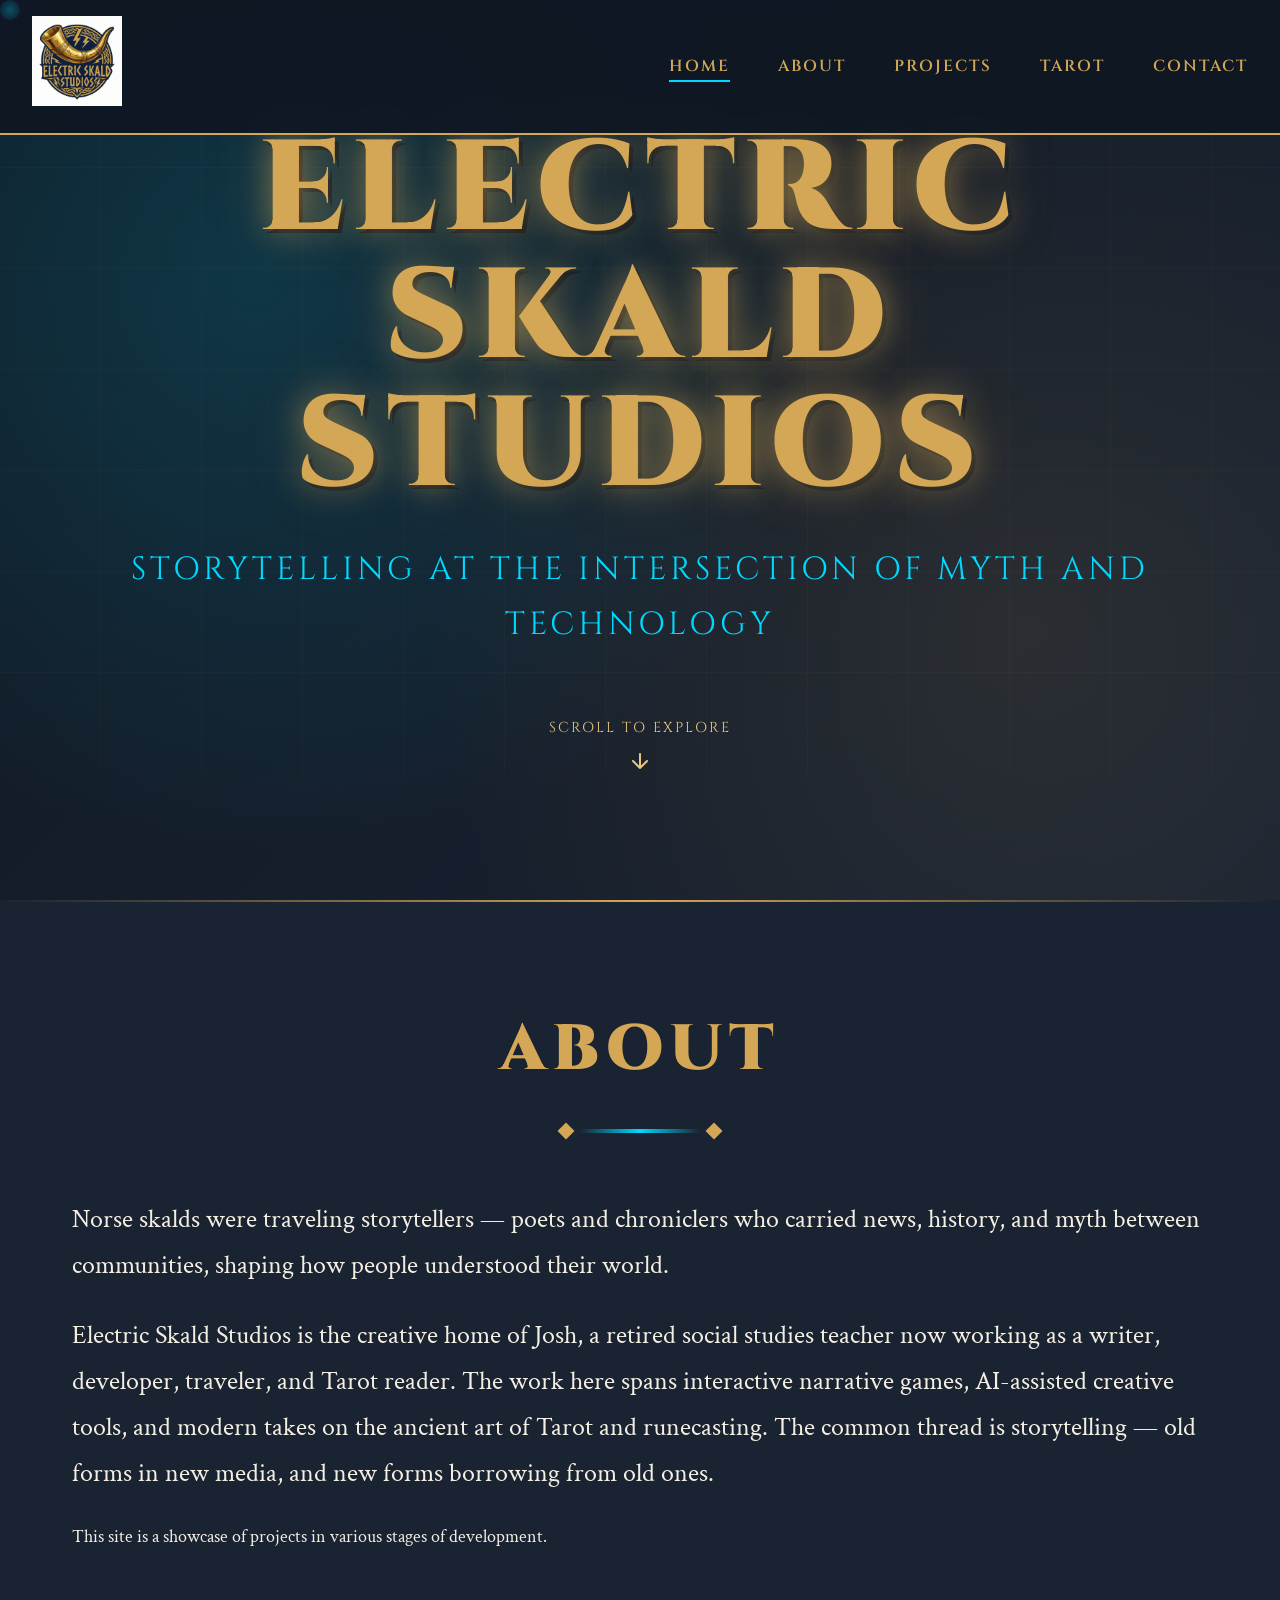
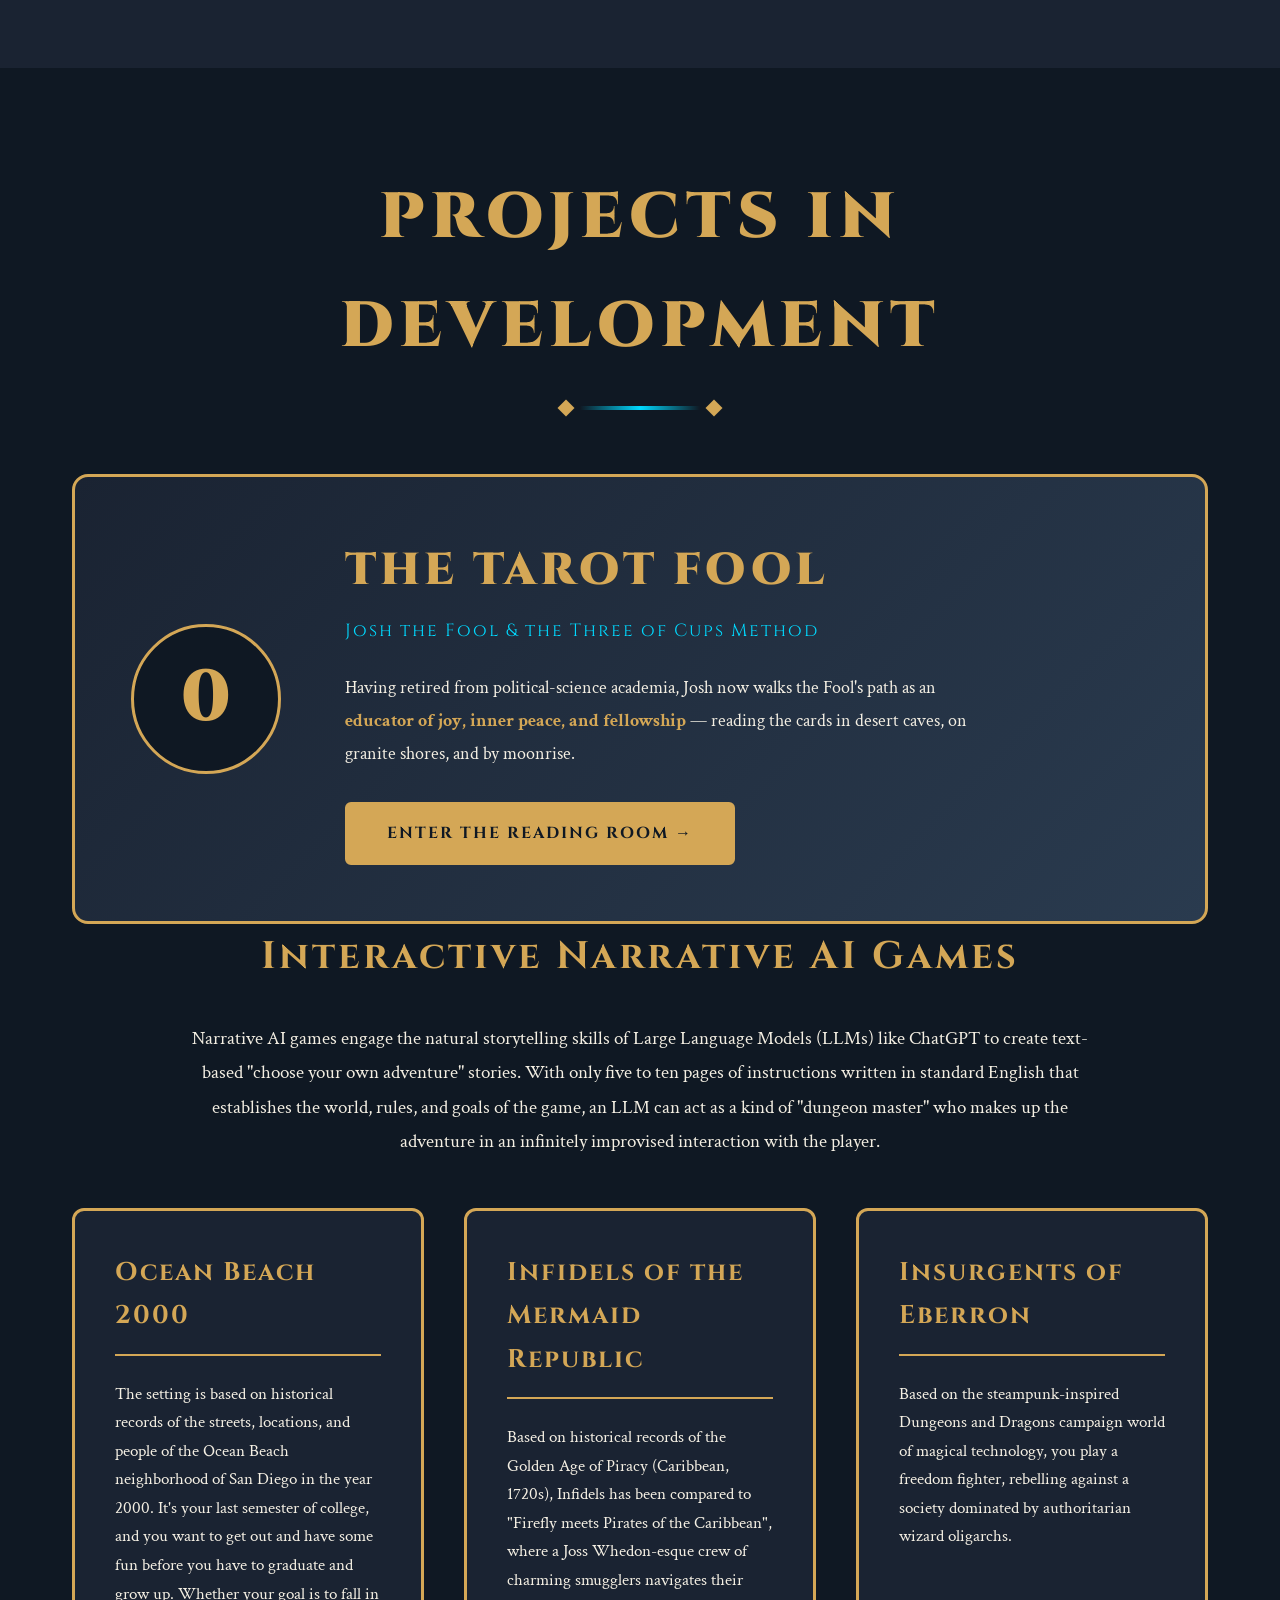
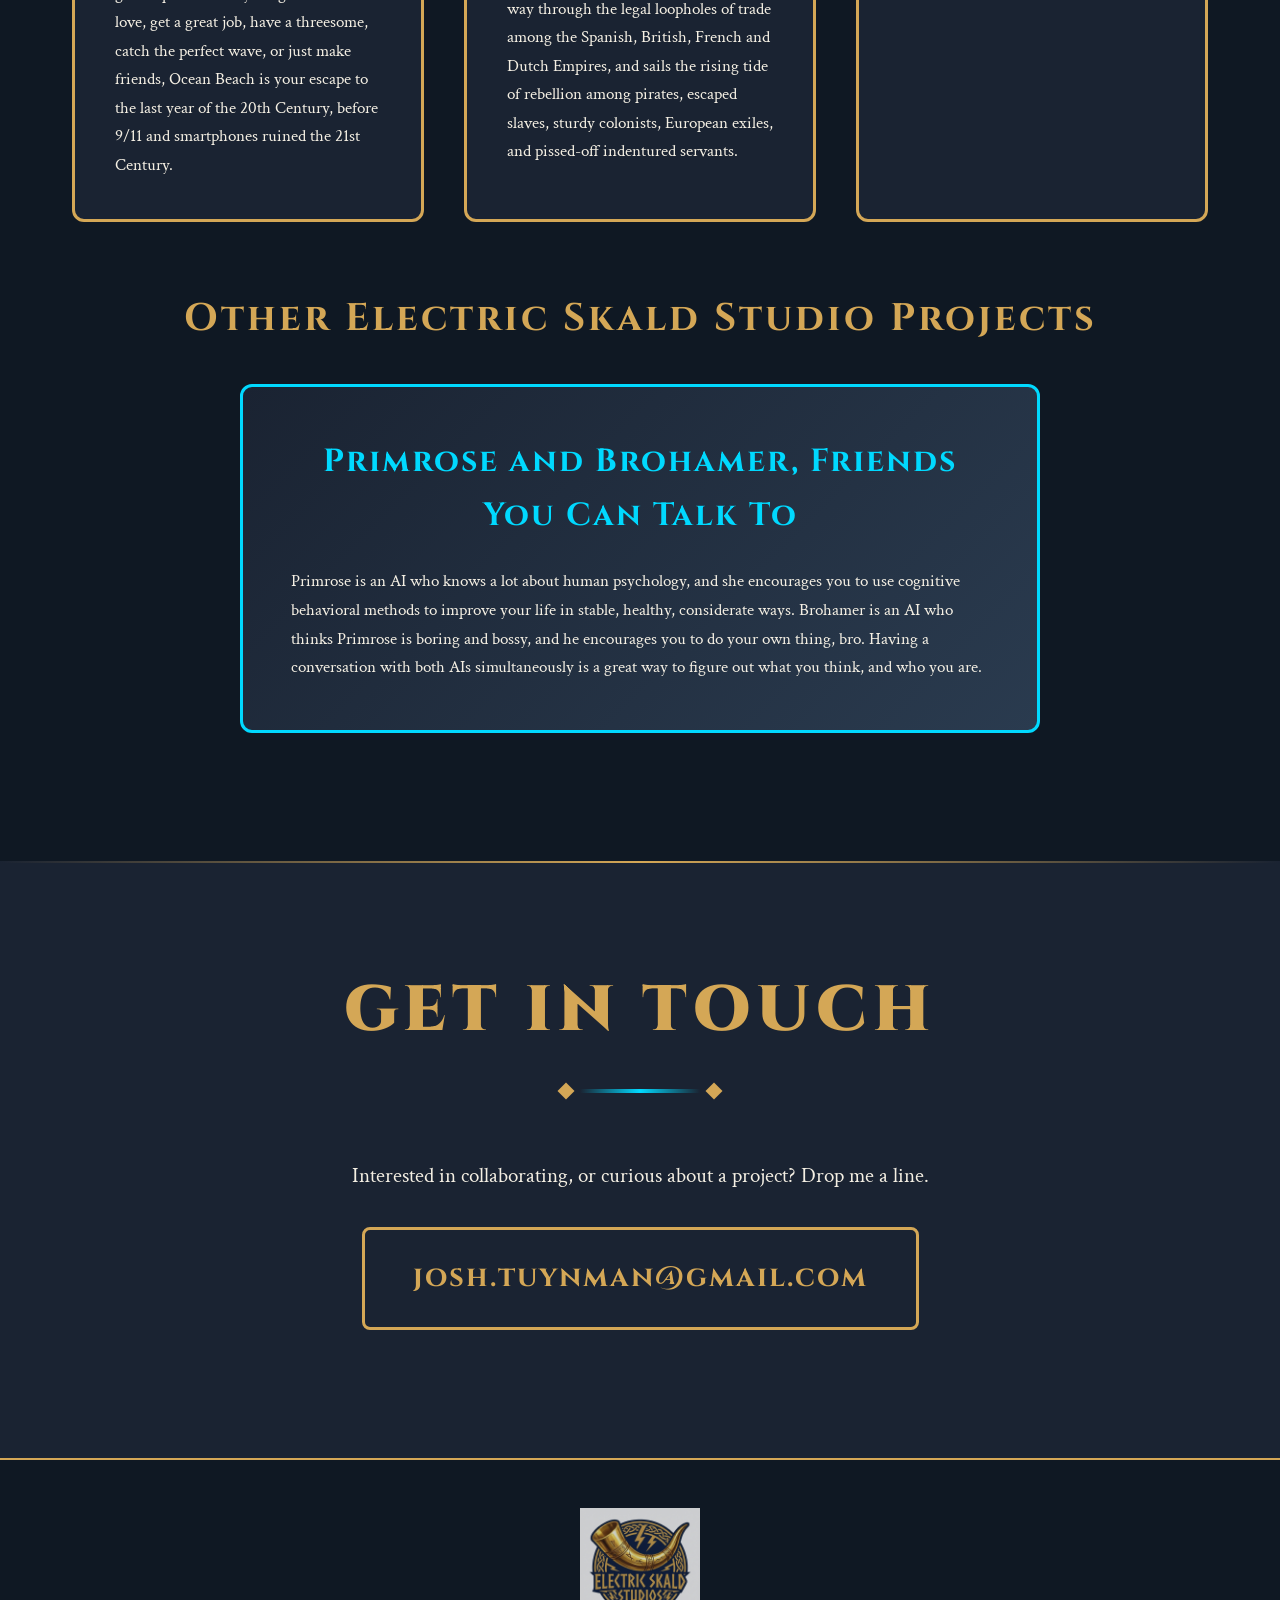
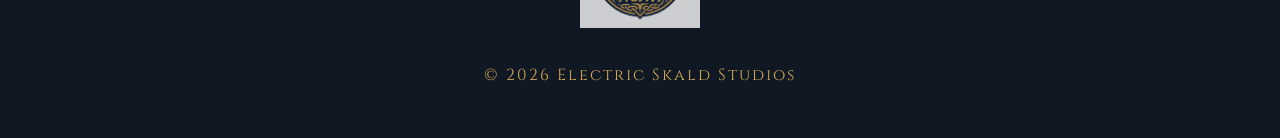
<file: index.html>
<!DOCTYPE html>
<html lang="en">
<head>
    <meta charset="UTF-8">
    <meta name="viewport" content="width=device-width, initial-scale=1.0">
    <title>Electric Skald Studios</title>
    <link rel="stylesheet" href="styles.css">
    <link rel="preconnect" href="https://fonts.googleapis.com">
    <link rel="preconnect" href="https://fonts.gstatic.com" crossorigin>
    <link href="https://fonts.googleapis.com/css2?family=Cinzel:wght@400;600;700;900&family=Crimson+Text:ital,wght@0,400;0,600;1,400&display=swap" rel="stylesheet">
</head>
<body>
    <!-- Navigation -->
    <nav class="nav">
        <div class="nav-container">
            <div class="nav-left">
                <button class="nav-toggle" aria-label="Toggle navigation">
                    <span></span>
                    <span></span>
                    <span></span>
                </button>
                <div class="nav-logo">
                    <img src="logo.png" alt="Electric Skald Studios">
                </div>
            </div>
            <ul class="nav-links">
                <li><a href="#home" class="nav-link active">Home</a></li>
                <li><a href="#about" class="nav-link">About</a></li>
                <li><a href="#projects" class="nav-link">Projects</a></li>
                <li><a href="/tarot" class="nav-link">Tarot</a></li>
                <li><a href="#contact" class="nav-link">Contact</a></li>
            </ul>
        </div>
    </nav>

    <!-- Hero Section -->
    <section id="home" class="hero">
        <div class="hero-bg"></div>
        <div class="hero-content">
            <div class="hero-runes"></div>
            <h1 class="hero-title">
                <span class="hero-title-line">Electric Skald</span>
                <span class="hero-title-line">Studios</span>
            </h1>
            <p class="hero-tagline">Storytelling at the intersection of myth and technology</p>
            <div class="hero-scroll">
                <span>Scroll to explore</span>
                <svg width="24" height="24" viewBox="0 0 24 24" fill="none">
                    <path d="M12 5L12 19M12 19L19 12M12 19L5 12" stroke="currentColor" stroke-width="2" stroke-linecap="round" stroke-linejoin="round"/>
                </svg>
            </div>
        </div>
    </section>

    <!-- About Section -->
    <section id="about" class="mission">
        <div class="section-container">
            <div class="section-header">
                <h2 class="section-title">About</h2>
                <div class="section-divider"></div>
            </div>
            <div class="mission-content">
                <div class="mission-intro">
                    <p class="mission-text-large">
                        Norse skalds were traveling storytellers — poets and chroniclers who carried news, history, and myth between communities, shaping how people understood their world.
                    </p>
                    <p class="mission-text-large">
                        Electric Skald Studios is the creative home of Josh, a retired social studies teacher now working as a writer, developer, traveler, and Tarot reader. The work here spans interactive narrative games, AI-assisted creative tools, and modern takes on the ancient art of Tarot and runecasting. The common thread is storytelling — old forms in new media, and new forms borrowing from old ones.
                    </p>
                    <p class="mission-text">
                        This site is a showcase of projects in various stages of development.
                    </p>
                </div>
            </div>
        </div>
    </section>

    <!-- Projects Section -->
    <section id="projects" class="projects">
        <div class="section-container">
            <div class="section-header">
                <h2 class="section-title">Projects in Development</h2>
                <div class="section-divider"></div>
            </div>

            <!-- Tarot Fool (featured first) -->
            <div class="tarot-teaser-card">
                <div class="tarot-teaser-emblem">
                    <span class="tarot-teaser-numeral">0</span>
                </div>
                <div class="tarot-teaser-body">
                    <h3 class="tarot-teaser-title">The Tarot Fool</h3>
                    <p class="tarot-teaser-subtitle">Josh the Fool &amp; the Three of Cups Method</p>
                    <p class="tarot-teaser-text">
                        Having retired from political-science academia, Josh now walks the Fool's path as an <strong>educator of joy, inner peace, and fellowship</strong> — reading the cards in desert caves, on granite shores, and by moonrise.
                    </p>
                    <a href="/tarot" class="tarot-teaser-link">Enter the Reading Room →</a>
                </div>
            </div>

            <div class="projects-intro">
                <h3 class="projects-subtitle">Interactive Narrative AI Games</h3>
                <p class="projects-description">
                    Narrative AI games engage the natural storytelling skills of Large Language Models (LLMs) like ChatGPT to create text-based "choose your own adventure" stories. With only five to ten pages of instructions written in standard English that establishes the world, rules, and goals of the game, an LLM can act as a kind of "dungeon master" who makes up the adventure in an infinitely improvised interaction with the player.
                </p>
            </div>
            <div class="projects-grid">
                <div class="project-card">
                    <div class="project-header">
                        <h4 class="project-title">Ocean Beach 2000</h4>
                    </div>
                    <p class="project-description">
                        The setting is based on historical records of the streets, locations, and people of the Ocean Beach neighborhood of San Diego in the year 2000. It's your last semester of college, and you want to get out and have some fun before you have to graduate and grow up. Whether your goal is to fall in love, get a great job, have a threesome, catch the perfect wave, or just make friends, Ocean Beach is your escape to the last year of the 20th Century, before 9/11 and smartphones ruined the 21st Century.
                    </p>
                </div>
                <div class="project-card">
                    <div class="project-header">
                        <h4 class="project-title">Infidels of the Mermaid Republic</h4>
                    </div>
                    <p class="project-description">
                        Based on historical records of the Golden Age of Piracy (Caribbean, 1720s), Infidels has been compared to "Firefly meets Pirates of the Caribbean", where a Joss Whedon-esque crew of charming smugglers navigates their way through the legal loopholes of trade among the Spanish, British, French and Dutch Empires, and sails the rising tide of rebellion among pirates, escaped slaves, sturdy colonists, European exiles, and pissed-off indentured servants.
                    </p>
                </div>
                <div class="project-card">
                    <div class="project-header">
                        <h4 class="project-title">Insurgents of Eberron</h4>
                    </div>
                    <p class="project-description">
                        Based on the steampunk-inspired Dungeons and Dragons campaign world of magical technology, you play a freedom fighter, rebelling against a society dominated by authoritarian wizard oligarchs.
                    </p>
                </div>
            </div>
            <div class="other-projects">
                <h3 class="projects-subtitle">Other Electric Skald Studio Projects</h3>
                <div class="project-highlight">
                    <h4 class="project-title-alt">Primrose and Brohamer, Friends You Can Talk To</h4>
                    <p class="project-description">
                        Primrose is an AI who knows a lot about human psychology, and she encourages you to use cognitive behavioral methods to improve your life in stable, healthy, considerate ways. Brohamer is an AI who thinks Primrose is boring and bossy, and he encourages you to do your own thing, bro. Having a conversation with both AIs simultaneously is a great way to figure out what you think, and who you are.
                    </p>
                </div>
            </div>
        </div>
    </section>

    <!-- Contact Section -->
    <section id="contact" class="contact">
        <div class="section-container">
            <div class="section-header">
                <h2 class="section-title">Get In Touch</h2>
                <div class="section-divider"></div>
            </div>
            <div class="contact-content">
                <p class="contact-text">
                    Interested in collaborating, or curious about a project? Drop me a line.
                </p>
                <a href="&#109;&#97;&#105;&#108;&#116;&#111;&#58;&#106;&#111;&#115;&#104;&#46;&#116;&#117;&#121;&#110;&#109;&#97;&#110;&#64;&#103;&#109;&#97;&#105;&#108;&#46;&#99;&#111;&#109;" class="contact-email">&#106;&#111;&#115;&#104;&#46;&#116;&#117;&#121;&#110;&#109;&#97;&#110;&#64;&#103;&#109;&#97;&#105;&#108;&#46;&#99;&#111;&#109;</a>
            </div>
        </div>
    </section>

    <!-- Footer -->
    <footer class="footer">
        <div class="footer-container">
            <div class="footer-logo">
                <img src="logo.png" alt="Electric Skald Studios">
            </div>
            <p class="footer-text">© 2026 Electric Skald Studios</p>
        </div>
    </footer>

    <script src="script.js"></script>
</body>
</html>
</file>
<file: styles.css>
:root {
    --navy: #1a2332;
    --navy-dark: #0f1823;
    --navy-light: #2a3b4f;
    --gold: #d4a756;
    --gold-dark: #b8903d;
    --gold-light: #e8c785;
    --cyan: #00d9ff;
    --parchment: #f4efe3;
    --white: #ffffff;
    
    --font-display: 'Cinzel', serif;
    --font-body: 'Crimson Text', serif;
    
    --transition: all 0.4s cubic-bezier(0.4, 0, 0.2, 1);
}

* {
    margin: 0;
    padding: 0;
    box-sizing: border-box;
}

html {
    scroll-behavior: smooth;
}

body {
    font-family: var(--font-body);
    color: var(--parchment);
    background: var(--navy-dark);
    line-height: 1.7;
    font-size: 18px;
    overflow-x: hidden;
}

/* Navigation */
.nav {
    position: fixed;
    top: 0;
    left: 0;
    right: 0;
    z-index: 1000;
    background: rgba(15, 24, 35, 0.95);
    backdrop-filter: blur(10px);
    border-bottom: 2px solid var(--gold);
    animation: slideDown 0.6s ease-out;
}

@keyframes slideDown {
    from {
        transform: translateY(-100%);
        opacity: 0;
    }
    to {
        transform: translateY(0);
        opacity: 1;
    }
}

.nav-container {
    max-width: 1400px;
    margin: 0 auto;
    padding: 1rem 2rem;
    display: flex;
    justify-content: space-between;
    align-items: center;
}

.nav-left {
    display: flex;
    align-items: center;
    gap: 1.5rem;
}

.nav-logo img {
    height: 90px;
    width: auto;
    transition: var(--transition);
}

.nav-logo img:hover {
    transform: scale(1.05);
    filter: drop-shadow(0 0 20px var(--gold));
}

.nav-links {
    display: flex;
    gap: 3rem;
    list-style: none;
}

.nav-link {
    font-family: var(--font-display);
    font-weight: 600;
    font-size: 1rem;
    letter-spacing: 2px;
    text-transform: uppercase;
    color: var(--gold);
    text-decoration: none;
    position: relative;
    transition: var(--transition);
}

.nav-link::after {
    content: '';
    position: absolute;
    bottom: -5px;
    left: 0;
    width: 0;
    height: 2px;
    background: var(--cyan);
    transition: var(--transition);
}

.nav-link:hover::after,
.nav-link.active::after {
    width: 100%;
}

.nav-link:hover {
    color: var(--cyan);
    text-shadow: 0 0 10px var(--cyan);
}

.nav-toggle {
    display: none;
    flex-direction: column;
    gap: 5px;
    background: none;
    border: none;
    cursor: pointer;
    padding: 0.5rem;
    z-index: 1001;
}

.nav-toggle span {
    width: 30px;
    height: 3px;
    background: var(--gold);
    transition: var(--transition);
}

/* Hero Section */
.hero {
    position: relative;
    height: 100vh;
    display: flex;
    align-items: center;
    justify-content: center;
    overflow: hidden;
}

.hero-bg {
    position: absolute;
    inset: 0;
    background: 
        radial-gradient(circle at 20% 30%, rgba(0, 217, 255, 0.15) 0%, transparent 50%),
        radial-gradient(circle at 80% 70%, rgba(212, 167, 86, 0.1) 0%, transparent 50%),
        linear-gradient(135deg, var(--navy-dark) 0%, var(--navy) 100%);
    animation: pulseGlow 8s ease-in-out infinite;
}

@keyframes pulseGlow {
    0%, 100% { opacity: 1; }
    50% { opacity: 0.8; }
}

.hero-runes {
    position: absolute;
    inset: 0;
    background-image: 
        repeating-linear-gradient(90deg, transparent, transparent 100px, rgba(212, 167, 86, 0.03) 100px, rgba(212, 167, 86, 0.03) 101px),
        repeating-linear-gradient(0deg, transparent, transparent 100px, rgba(212, 167, 86, 0.03) 100px, rgba(212, 167, 86, 0.03) 101px);
    animation: runesFloat 30s linear infinite;
}

@keyframes runesFloat {
    0% { transform: translateY(0); }
    100% { transform: translateY(-100px); }
}

.hero-content {
    position: relative;
    text-align: center;
    z-index: 10;
    animation: heroFadeIn 1.2s ease-out;
}

@keyframes heroFadeIn {
    from {
        opacity: 0;
        transform: translateY(30px);
    }
    to {
        opacity: 1;
        transform: translateY(0);
    }
}

.hero-title {
    font-family: var(--font-display);
    font-weight: 900;
    font-size: clamp(3rem, 10vw, 8rem);
    line-height: 1;
    margin-bottom: 2rem;
    color: var(--gold);
    text-transform: uppercase;
    letter-spacing: 8px;
    text-shadow: 
        0 0 30px rgba(212, 167, 86, 0.5),
        0 0 60px rgba(212, 167, 86, 0.3),
        4px 4px 0 var(--navy-dark);
}

.hero-title-line {
    display: block;
    animation: titleReveal 0.8s ease-out backwards;
}

.hero-title-line:nth-child(1) {
    animation-delay: 0.2s;
}

.hero-title-line:nth-child(2) {
    animation-delay: 0.4s;
}

@keyframes titleReveal {
    from {
        opacity: 0;
        transform: translateX(-50px);
    }
    to {
        opacity: 1;
        transform: translateX(0);
    }
}

.hero-tagline {
    font-family: var(--font-display);
    font-size: clamp(1.2rem, 3vw, 2rem);
    color: var(--cyan);
    letter-spacing: 4px;
    text-transform: uppercase;
    margin-bottom: 4rem;
    animation: fadeIn 1s ease-out 0.6s backwards;
}

@keyframes fadeIn {
    from { opacity: 0; }
    to { opacity: 1; }
}

.hero-scroll {
    display: flex;
    flex-direction: column;
    align-items: center;
    gap: 0.5rem;
    color: var(--gold-light);
    font-family: var(--font-display);
    font-size: 0.9rem;
    letter-spacing: 2px;
    text-transform: uppercase;
    animation: bounce 2s ease-in-out infinite;
}

@keyframes bounce {
    0%, 100% { transform: translateY(0); }
    50% { transform: translateY(-10px); }
}

/* Section Styles */
.section-container {
    max-width: 1200px;
    margin: 0 auto;
    padding: 6rem 2rem;
}

.section-header {
    text-align: center;
    margin-bottom: 4rem;
    animation: fadeInUp 0.8s ease-out;
}

@keyframes fadeInUp {
    from {
        opacity: 0;
        transform: translateY(30px);
    }
    to {
        opacity: 1;
        transform: translateY(0);
    }
}

.section-title {
    font-family: var(--font-display);
    font-size: clamp(2.5rem, 5vw, 4rem);
    font-weight: 900;
    color: var(--gold);
    text-transform: uppercase;
    letter-spacing: 6px;
    margin-bottom: 1.5rem;
}

.section-divider {
    width: 120px;
    height: 4px;
    background: linear-gradient(90deg, transparent, var(--cyan), transparent);
    margin: 0 auto;
    position: relative;
}

.section-divider::before,
.section-divider::after {
    content: '';
    position: absolute;
    top: 50%;
    width: 12px;
    height: 12px;
    background: var(--gold);
    transform: translateY(-50%) rotate(45deg);
}

.section-divider::before {
    left: -20px;
}

.section-divider::after {
    right: -20px;
}

/* Mission Section */
.mission {
    background: var(--navy);
    position: relative;
}

.mission::before {
    content: '';
    position: absolute;
    top: 0;
    left: 0;
    right: 0;
    height: 2px;
    background: linear-gradient(90deg, transparent, var(--gold), transparent);
}

.mission-content {
    display: flex;
    flex-direction: column;
    gap: 4rem;
}

.mission-subtitle {
    font-family: var(--font-display);
    font-size: clamp(1.8rem, 3vw, 2.5rem);
    font-weight: 700;
    color: var(--cyan);
    margin-bottom: 1.5rem;
    letter-spacing: 3px;
}

.mission-text-large {
    font-size: clamp(1.3rem, 2vw, 1.6rem);
    line-height: 1.8;
    color: var(--parchment);
    margin-bottom: 1.5rem;
}

.mission-text-large strong {
    color: var(--gold);
    font-weight: 600;
}

.mission-subheading {
    font-family: var(--font-display);
    font-size: clamp(1.4rem, 2.5vw, 1.8rem);
    font-weight: 700;
    color: var(--gold-light);
    margin-bottom: 1rem;
    letter-spacing: 2px;
}

.mission-text {
    font-size: 1.1rem;
    line-height: 1.8;
    margin-bottom: 1.2rem;
    color: var(--parchment);
}

.mission-text strong {
    color: var(--gold);
    font-weight: 600;
}

.mission-reasons {
    display: grid;
    grid-template-columns: repeat(auto-fit, minmax(280px, 1fr));
    gap: 2rem;
    margin-top: 2rem;
}

.reason-card {
    background: var(--navy-dark);
    border: 2px solid var(--gold);
    border-radius: 8px;
    padding: 2rem;
    transition: var(--transition);
    position: relative;
    overflow: hidden;
}

.reason-card::before {
    content: '';
    position: absolute;
    top: 0;
    left: -100%;
    width: 100%;
    height: 100%;
    background: linear-gradient(90deg, transparent, rgba(212, 167, 86, 0.1), transparent);
    transition: var(--transition);
}

.reason-card:hover::before {
    left: 100%;
}

.reason-card:hover {
    transform: translateY(-5px);
    border-color: var(--cyan);
    box-shadow: 0 10px 30px rgba(0, 217, 255, 0.2);
}

.reason-icon {
    font-size: 3rem;
    margin-bottom: 1rem;
}

.reason-card h5 {
    font-family: var(--font-display);
    font-size: 1.3rem;
    color: var(--gold);
    margin-bottom: 1rem;
    letter-spacing: 1px;
}

.reason-card p {
    font-size: 1rem;
    line-height: 1.6;
    color: var(--parchment);
}

/* Projects Section */
.projects {
    background: var(--navy-dark);
}

.projects-subtitle {
    font-family: var(--font-display);
    font-size: clamp(1.8rem, 3vw, 2.5rem);
    font-weight: 700;
    color: var(--gold);
    margin-bottom: 2rem;
    letter-spacing: 3px;
    text-align: center;
}

.projects-description {
    font-size: 1.2rem;
    line-height: 1.8;
    color: var(--parchment);
    margin-bottom: 3rem;
    text-align: center;
    max-width: 900px;
    margin-left: auto;
    margin-right: auto;
}

.projects-grid {
    display: grid;
    grid-template-columns: repeat(auto-fit, minmax(320px, 1fr));
    gap: 2.5rem;
    margin-bottom: 4rem;
}

.project-card {
    background: var(--navy);
    border: 3px solid var(--gold);
    border-radius: 12px;
    padding: 2.5rem;
    transition: var(--transition);
    position: relative;
    overflow: hidden;
}

.project-card::before {
    content: '';
    position: absolute;
    top: -2px;
    left: -2px;
    right: -2px;
    bottom: -2px;
    background: linear-gradient(135deg, var(--cyan), var(--gold));
    opacity: 0;
    transition: var(--transition);
    z-index: -1;
    border-radius: 12px;
}

.project-card:hover::before {
    opacity: 0.3;
}

.project-card:hover {
    transform: translateY(-10px) scale(1.02);
    box-shadow: 
        0 20px 50px rgba(0, 0, 0, 0.5),
        0 0 30px rgba(212, 167, 86, 0.3);
}

.project-header {
    margin-bottom: 1.5rem;
    padding-bottom: 1rem;
    border-bottom: 2px solid var(--gold);
}

.project-title {
    font-family: var(--font-display);
    font-size: 1.6rem;
    font-weight: 700;
    color: var(--gold);
    letter-spacing: 2px;
}

.project-description {
    font-size: 1.05rem;
    line-height: 1.7;
    color: var(--parchment);
}

.other-projects {
    margin-top: 4rem;
}

.project-highlight {
    background: linear-gradient(135deg, var(--navy) 0%, var(--navy-light) 100%);
    border: 3px solid var(--cyan);
    border-radius: 12px;
    padding: 3rem;
    max-width: 800px;
    margin: 2rem auto;
}

.project-title-alt {
    font-family: var(--font-display);
    font-size: 2rem;
    font-weight: 700;
    color: var(--cyan);
    letter-spacing: 2px;
    margin-bottom: 1.5rem;
    text-align: center;
}

/* Tarot Section */
.tarot {
    background: var(--navy);
    position: relative;
    overflow: hidden;
}

.tarot::before {
    content: '';
    position: absolute;
    top: 0; left: 0; right: 0;
    height: 2px;
    background: linear-gradient(90deg, transparent, var(--gold), transparent);
}

.tarot::after {
    content: '';
    position: absolute;
    inset: 0;
    background-image:
        radial-gradient(circle at 10% 80%, rgba(212, 167, 86, 0.06) 0%, transparent 40%),
        radial-gradient(circle at 90% 20%, rgba(0, 217, 255, 0.06) 0%, transparent 40%);
    pointer-events: none;
}

.tarot-content {
    display: flex;
    flex-direction: column;
    gap: 5rem;
}

/* Persona intro */
.tarot-persona {
    display: grid;
    grid-template-columns: auto 1fr;
    gap: 4rem;
    align-items: center;
}

.tarot-fool-emblem {
    width: 140px;
    height: 140px;
    border: 3px solid var(--gold);
    border-radius: 50%;
    display: flex;
    align-items: center;
    justify-content: center;
    flex-shrink: 0;
    background: var(--navy-dark);
    box-shadow: 0 0 30px rgba(212, 167, 86, 0.2), inset 0 0 30px rgba(212, 167, 86, 0.05);
    animation: foolGlow 6s ease-in-out infinite;
}

.tarot-fool-emblem::before {
    content: '';
    position: absolute;
    inset: 6px;
    border-radius: 50%;
    border: 1px solid rgba(212, 167, 86, 0.3);
}

@keyframes foolGlow {
    0%, 100% { box-shadow: 0 0 30px rgba(212, 167, 86, 0.2), inset 0 0 30px rgba(212, 167, 86, 0.05); }
    50% { box-shadow: 0 0 50px rgba(0, 217, 255, 0.25), inset 0 0 30px rgba(0, 217, 255, 0.05); }
}

.tarot-fool-numeral {
    font-family: var(--font-display);
    font-size: 4rem;
    font-weight: 900;
    color: var(--gold);
    line-height: 1;
}

.tarot-subtitle {
    font-family: var(--font-display);
    font-size: clamp(1.8rem, 3vw, 2.5rem);
    font-weight: 700;
    color: var(--cyan);
    margin-bottom: 1.5rem;
    letter-spacing: 3px;
}

.tarot-text {
    font-size: 1.1rem;
    line-height: 1.8;
    color: var(--parchment);
    margin-bottom: 1.2rem;
}

.tarot-text strong { color: var(--gold); font-weight: 600; }

.tarot-text-centered {
    text-align: center;
    max-width: 800px;
    margin-left: auto;
    margin-right: auto;
    font-size: 1.2rem;
    margin-bottom: 3rem;
}

/* Gallery blocks */
.tarot-gallery-block {
    display: flex;
    flex-direction: column;
    gap: 2rem;
}

.tarot-gallery-title {
    font-family: var(--font-display);
    font-size: clamp(1.6rem, 2.5vw, 2.2rem);
    font-weight: 700;
    color: var(--gold-light);
    letter-spacing: 3px;
    text-align: center;
    text-transform: uppercase;
}

.tarot-gallery {
    display: grid;
    gap: 1.5rem;
}

.tarot-gallery--three {
    grid-template-columns: repeat(3, 1fr);
}

.tarot-gallery--nature {
    grid-template-columns: repeat(3, 1fr);
}

.tarot-gallery-item {
    position: relative;
    overflow: hidden;
    border-radius: 10px;
    border: 2px solid rgba(212, 167, 86, 0.4);
    transition: var(--transition);
    aspect-ratio: 4/3;
}

.tarot-gallery-item img {
    width: 100%;
    height: 100%;
    object-fit: cover;
    display: block;
    transition: var(--transition);
}

.tarot-gallery-item:hover {
    border-color: var(--cyan);
    box-shadow: 0 8px 30px rgba(0, 217, 255, 0.2);
    transform: translateY(-4px);
}

.tarot-gallery-item:hover img {
    transform: scale(1.04);
}

.tarot-gallery-caption {
    position: absolute;
    bottom: 0; left: 0; right: 0;
    background: linear-gradient(transparent, rgba(15, 24, 35, 0.92));
    color: var(--gold-light);
    font-family: var(--font-display);
    font-size: 0.85rem;
    letter-spacing: 1px;
    padding: 1.5rem 1rem 0.75rem;
    text-align: center;
}

/* Video + moonrise row */
.tarot-video-row {
    display: grid;
    grid-template-columns: 1fr 1fr;
    gap: 1.5rem;
    margin-top: 0.5rem;
}

.tarot-video-wrap {
    position: relative;
    border-radius: 10px;
    border: 2px solid rgba(212, 167, 86, 0.4);
    overflow: hidden;
    background: var(--navy-dark);
    transition: var(--transition);
    display: flex;
    flex-direction: column;
}

.tarot-video-wrap:hover {
    border-color: var(--cyan);
    box-shadow: 0 8px 30px rgba(0, 217, 255, 0.2);
}

.tarot-video-wrap video {
    width: 100%;
    display: block;
    flex: 1;
    object-fit: cover;
}

.tarot-moonrise {
    aspect-ratio: 4/3;
}

/* Three of Cups method panel */
.tarot-method {
    background: linear-gradient(135deg, var(--navy-dark) 0%, var(--navy-light) 100%);
    border: 3px solid var(--gold);
    border-radius: 16px;
    padding: 3.5rem;
    position: relative;
    overflow: hidden;
}

.tarot-method::before {
    content: '';
    position: absolute;
    inset: -2px;
    background: linear-gradient(135deg, var(--gold), transparent, var(--cyan), transparent, var(--gold));
    opacity: 0.12;
    border-radius: 16px;
    z-index: -1;
}

.tarot-method-header {
    text-align: center;
    margin-bottom: 2.5rem;
}

.tarot-cups-icon {
    display: flex;
    justify-content: center;
    gap: 1rem;
    margin-bottom: 1rem;
}

.cups-symbol {
    font-size: 2rem;
    color: var(--gold);
    animation: cupsPulse 3s ease-in-out infinite;
}
.cups-symbol:nth-child(2) { animation-delay: 0.4s; }
.cups-symbol:nth-child(3) { animation-delay: 0.8s; }

@keyframes cupsPulse {
    0%, 100% { opacity: 0.6; transform: translateY(0); color: var(--gold); }
    50% { opacity: 1; transform: translateY(-4px); color: var(--cyan); }
}

.tarot-method-title {
    font-family: var(--font-display);
    font-size: clamp(1.8rem, 3vw, 2.5rem);
    font-weight: 700;
    color: var(--gold);
    letter-spacing: 3px;
}

.tarot-pillars {
    display: grid;
    grid-template-columns: repeat(3, 1fr);
    gap: 2rem;
}

.tarot-pillar {
    background: rgba(15, 24, 35, 0.7);
    border: 1px solid rgba(212, 167, 86, 0.4);
    border-radius: 10px;
    padding: 2rem;
    text-align: center;
    transition: var(--transition);
}

.tarot-pillar:hover {
    border-color: var(--cyan);
    transform: translateY(-5px);
    box-shadow: 0 10px 30px rgba(0, 217, 255, 0.15);
}

.tarot-pillar-icon { font-size: 2.5rem; margin-bottom: 1rem; }

.tarot-pillar h5 {
    font-family: var(--font-display);
    font-size: 1.2rem;
    color: var(--gold);
    margin-bottom: 0.75rem;
    letter-spacing: 1px;
}

.tarot-pillar p {
    font-size: 1rem;
    line-height: 1.6;
    color: var(--parchment);
}

@media (max-width: 900px) {
    .tarot-gallery--three,
    .tarot-gallery--nature {
        grid-template-columns: repeat(2, 1fr);
    }
    .tarot-pillars {
        grid-template-columns: 1fr;
    }
}

@media (max-width: 768px) {
    .tarot-persona {
        grid-template-columns: 1fr;
        text-align: center;
        gap: 2rem;
    }
    .tarot-fool-emblem { margin: 0 auto; }
    .tarot-method { padding: 2rem 1.5rem; }
    .tarot-video-row { grid-template-columns: 1fr; }
}

@media (max-width: 540px) {
    .tarot-gallery--three,
    .tarot-gallery--nature {
        grid-template-columns: 1fr;
    }
}

/* Tarot Teaser Section */
.tarot-teaser {
    background: var(--navy-dark);
    position: relative;
}

.tarot-teaser-card {
    display: grid;
    grid-template-columns: auto 1fr;
    gap: 4rem;
    align-items: center;
    background: linear-gradient(135deg, var(--navy) 0%, var(--navy-light) 100%);
    border: 3px solid var(--gold);
    border-radius: 16px;
    padding: 3.5rem;
    position: relative;
    overflow: hidden;
    transition: var(--transition);
}

.tarot-teaser-card::before {
    content: '';
    position: absolute;
    top: -2px; left: -2px; right: -2px; bottom: -2px;
    background: linear-gradient(135deg, var(--gold), transparent, var(--cyan), transparent, var(--gold));
    opacity: 0.12;
    border-radius: 16px;
    z-index: -1;
}

.tarot-teaser-card:hover {
    box-shadow: 0 20px 50px rgba(0, 0, 0, 0.4), 0 0 40px rgba(212, 167, 86, 0.2);
    transform: translateY(-4px);
}

.tarot-teaser-emblem {
    width: 150px;
    height: 150px;
    border: 3px solid var(--gold);
    border-radius: 50%;
    display: flex;
    align-items: center;
    justify-content: center;
    flex-shrink: 0;
    background: var(--navy-dark);
    animation: teaserGlow 6s ease-in-out infinite;
}

@keyframes teaserGlow {
    0%, 100% { box-shadow: 0 0 30px rgba(212, 167, 86, 0.25); }
    50% { box-shadow: 0 0 50px rgba(0, 217, 255, 0.25); }
}

.tarot-teaser-numeral {
    font-family: var(--font-display);
    font-size: 4.5rem;
    font-weight: 900;
    color: var(--gold);
    line-height: 1;
}

.tarot-teaser-title {
    font-family: var(--font-display);
    font-size: clamp(2rem, 3.5vw, 3rem);
    font-weight: 900;
    color: var(--gold);
    letter-spacing: 4px;
    text-transform: uppercase;
    margin-bottom: 0.5rem;
}

.tarot-teaser-subtitle {
    font-family: var(--font-display);
    font-size: 1.1rem;
    color: var(--cyan);
    letter-spacing: 2px;
    margin-bottom: 1.5rem;
}

.tarot-teaser-text {
    font-size: 1.15rem;
    line-height: 1.8;
    color: var(--parchment);
    margin-bottom: 2rem;
    max-width: 650px;
}

.tarot-teaser-text strong { color: var(--gold); }

.tarot-teaser-link {
    display: inline-block;
    font-family: var(--font-display);
    font-size: 1rem;
    font-weight: 700;
    letter-spacing: 2px;
    text-transform: uppercase;
    color: var(--navy-dark);
    background: var(--gold);
    text-decoration: none;
    padding: 1rem 2.5rem;
    border-radius: 6px;
    transition: var(--transition);
    border: 2px solid var(--gold);
}

.tarot-teaser-link:hover {
    background: transparent;
    color: var(--gold);
    box-shadow: 0 8px 25px rgba(212, 167, 86, 0.35);
}

@media (max-width: 768px) {
    .tarot-teaser-card {
        grid-template-columns: 1fr;
        text-align: center;
        gap: 2rem;
        padding: 2.5rem 1.5rem;
    }
    .tarot-teaser-emblem { margin: 0 auto; }
}

/* Contact Section */
.contact {
    background: var(--navy);
    position: relative;
}

.contact::before {
    content: '';
    position: absolute;
    top: 0;
    left: 0;
    right: 0;
    height: 2px;
    background: linear-gradient(90deg, transparent, var(--gold), transparent);
}

.contact-content {
    text-align: center;
    max-width: 700px;
    margin: 0 auto;
}

.contact-text {
    font-size: 1.3rem;
    line-height: 1.8;
    color: var(--parchment);
    margin-bottom: 2rem;
}

.contact-email {
    display: inline-block;
    font-family: var(--font-display);
    font-size: 1.8rem;
    font-weight: 700;
    color: var(--gold);
    text-decoration: none;
    padding: 1.5rem 3rem;
    border: 3px solid var(--gold);
    border-radius: 8px;
    transition: var(--transition);
    letter-spacing: 2px;
    margin-bottom: 2rem;
}

.contact-email:hover {
    background: var(--gold);
    color: var(--navy-dark);
    transform: scale(1.05);
    box-shadow: 0 10px 30px rgba(212, 167, 86, 0.4);
}

.contact-note {
    font-size: 1.1rem;
    color: var(--gold-light);
    font-style: italic;
}

/* Footer */
.footer {
    background: var(--navy-dark);
    border-top: 2px solid var(--gold);
    padding: 3rem 2rem;
}

.footer-container {
    max-width: 1200px;
    margin: 0 auto;
    display: flex;
    flex-direction: column;
    align-items: center;
    gap: 1.5rem;
}

.footer-logo img {
    height: 120px;
    width: auto;
    opacity: 0.8;
    transition: var(--transition);
}

.footer-logo img:hover {
    opacity: 1;
    filter: drop-shadow(0 0 20px var(--gold));
}

.footer-text {
    font-family: var(--font-display);
    font-size: 1rem;
    color: var(--gold);
    letter-spacing: 2px;
    text-align: center;
}

.footer-runes {
    width: 200px;
    height: 2px;
    background: linear-gradient(90deg, transparent, var(--gold), transparent);
}

/* Responsive Design */
@media (max-width: 768px) {
    .nav-container {
        padding: 1rem 1rem;
    }
    
    .nav-toggle {
        display: flex;
        order: -1; /* Put toggle before logo */
    }
    
    .nav-links {
        position: fixed;
        top: 0;
        left: -100%;
        height: 100vh;
        width: 70%;
        max-width: 300px;
        background: var(--navy-dark);
        flex-direction: column;
        align-items: center;
        justify-content: center;
        gap: 2rem;
        transition: var(--transition);
        border-right: 2px solid var(--gold);
    }
    
    .nav-links.active {
        left: 0;
    }
    
    .nav-toggle {
        display: flex;
    }
    
    .nav-toggle.active span:nth-child(1) {
        transform: rotate(45deg) translateY(8px);
    }
    
    .nav-toggle.active span:nth-child(2) {
        opacity: 0;
    }
    
    .nav-toggle.active span:nth-child(3) {
        transform: rotate(-45deg) translateY(-8px);
    }
    
    .section-container {
        padding: 4rem 1.5rem;
    }
    
    .hero-title {
        letter-spacing: 4px;
    }
    
    .mission-reasons {
        grid-template-columns: 1fr;
    }
    
    .projects-grid {
        grid-template-columns: 1fr;
    }
}

@media (max-width: 480px) {
    .nav-container {
        padding: 0.75rem 0.75rem;
    }
    
    .nav-logo img {
        height: 60px;
    }
    
    .contact-email {
        font-size: 1.3rem;
        padding: 1rem 2rem;
    }
}
</file>
